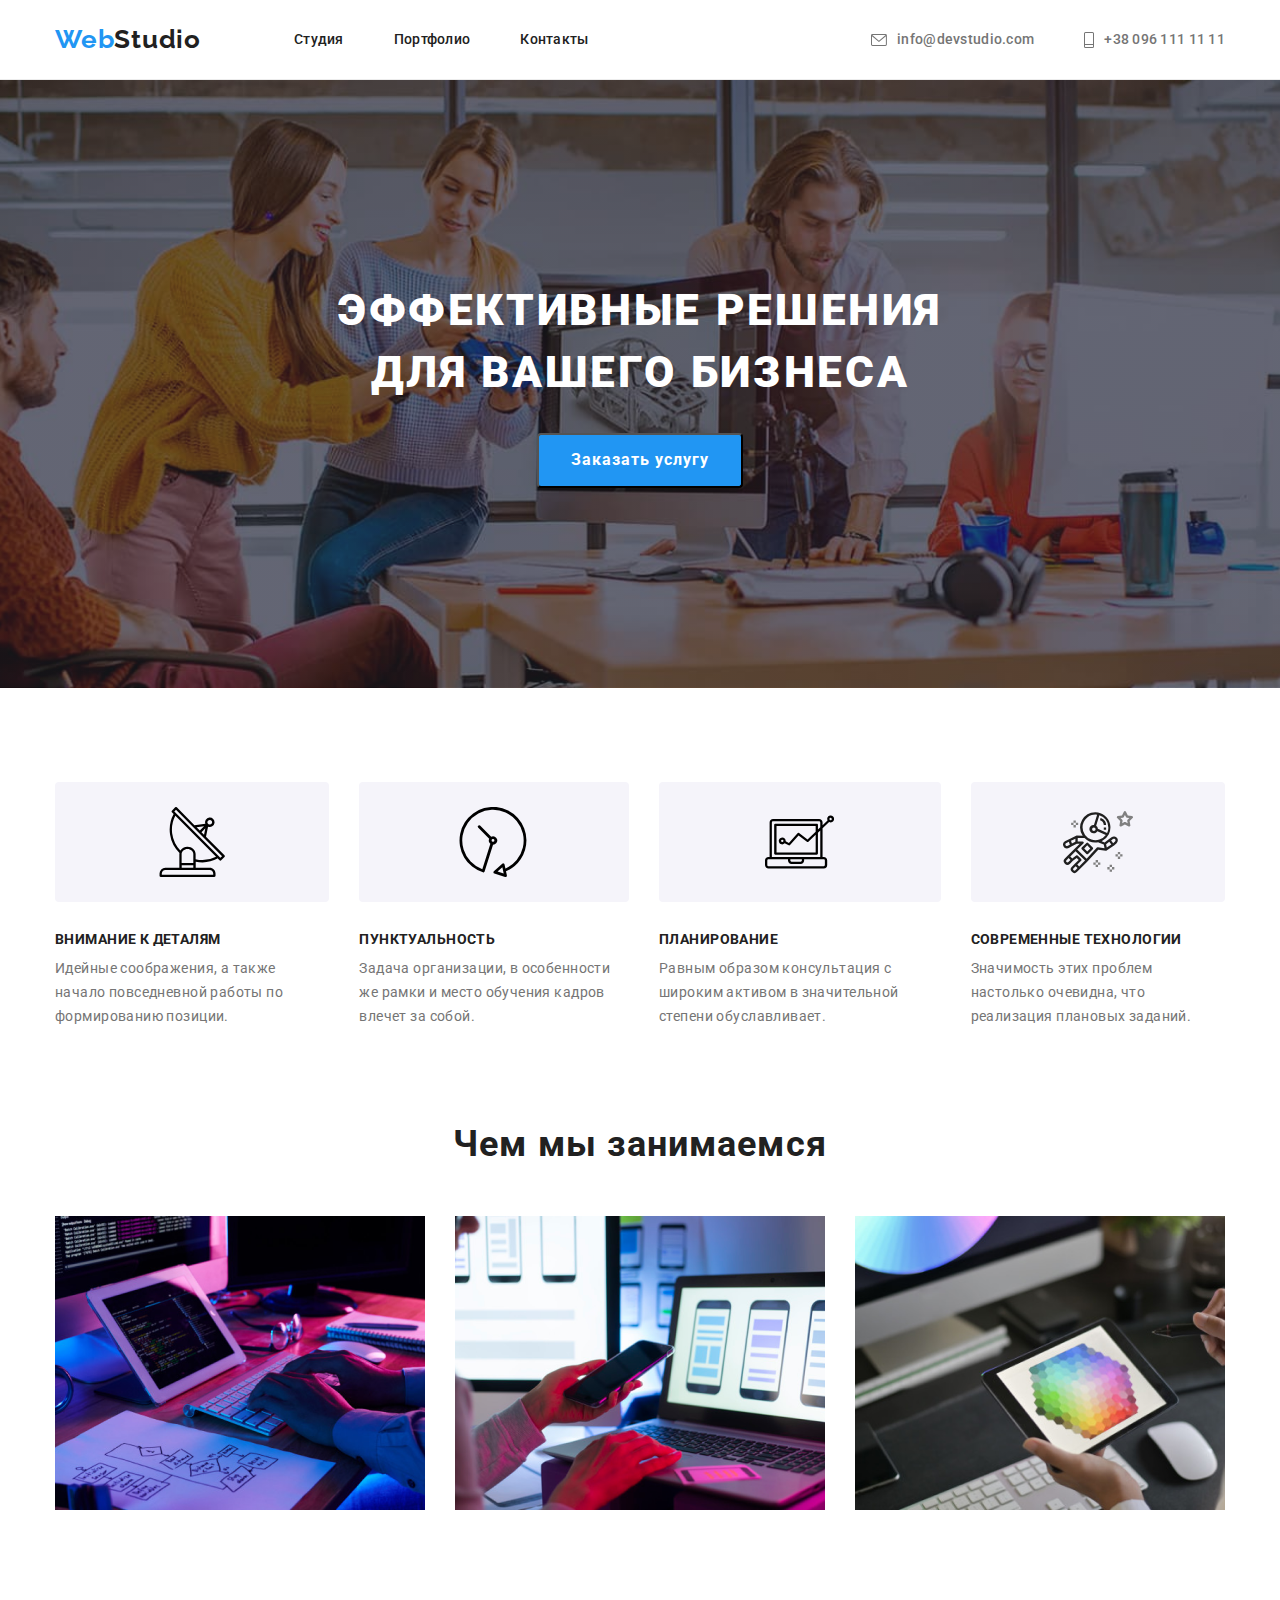
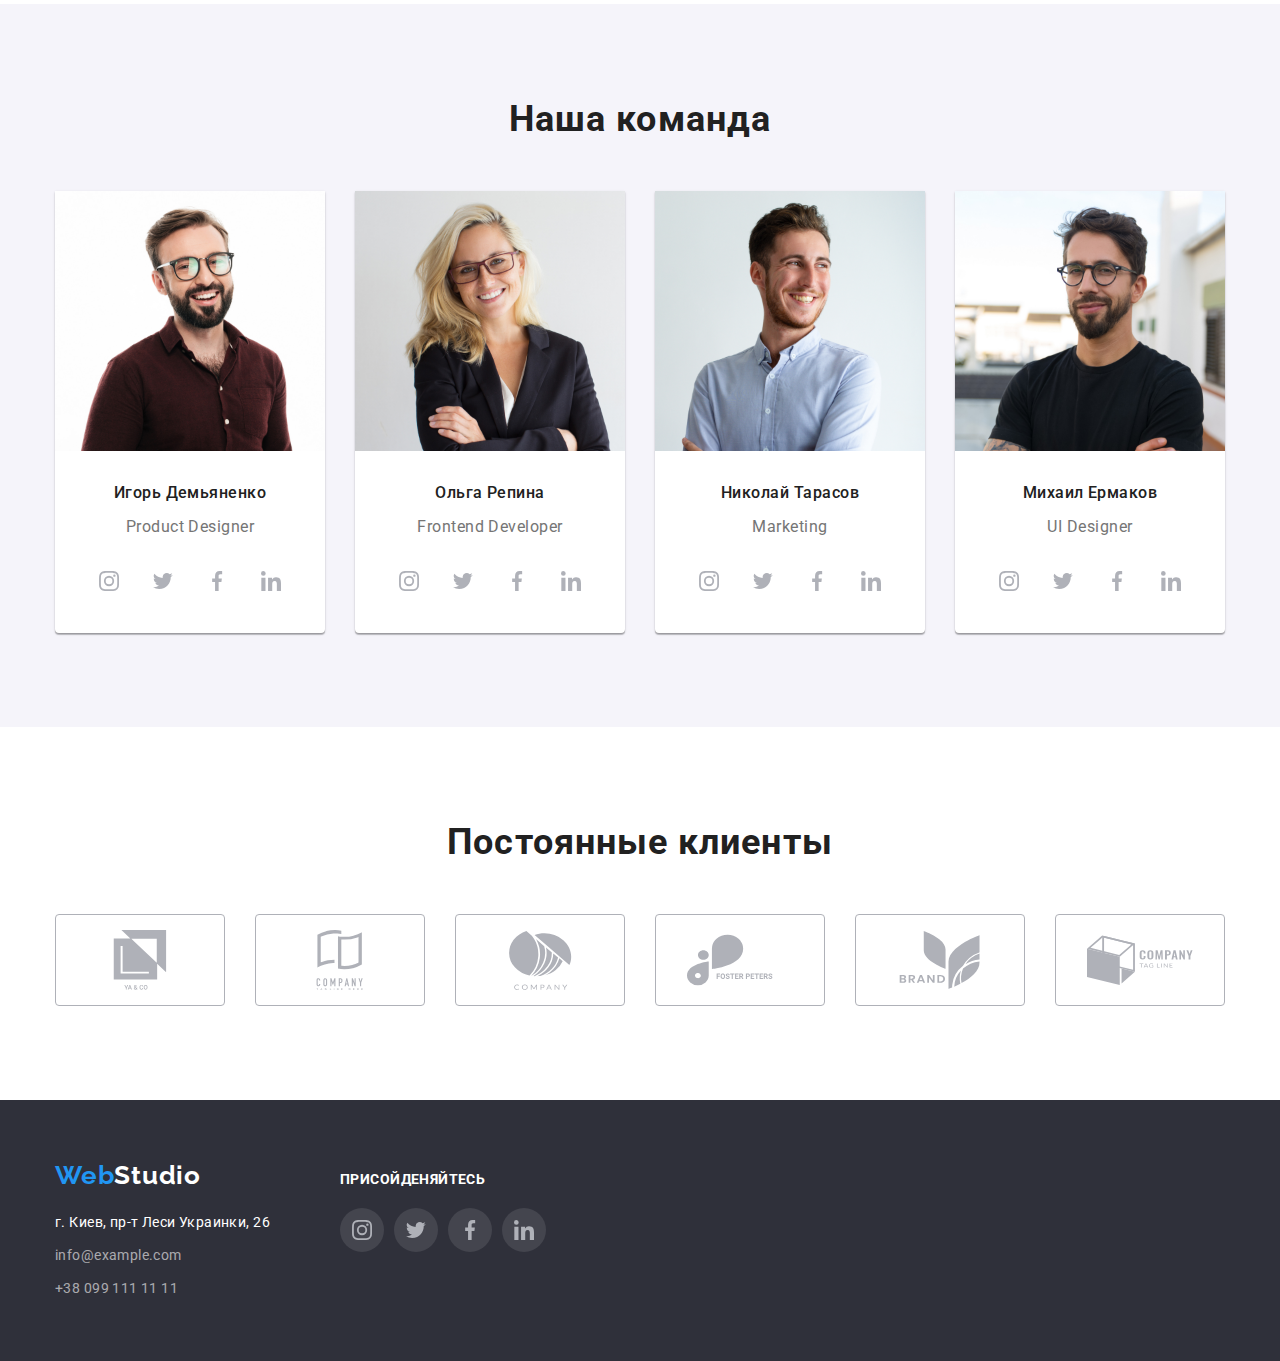
<file: index.html>
<!DOCTYPE html>
<html lang="en">
<head>
    <meta charset="UTF-8">
    <meta http-equiv="X-UA-Compatible" content="IE=edge">
    <meta name="viewport" content="width=device-width, initial-scale=1.0">
    <title>WebStudio</title>
    <link href="https://fonts.googleapis.com/css2?family=Raleway:wght@700&family=Roboto:wght@400;500;700;900&display=swap" rel="stylesheet">
    <link rel="stylesheet" href="https://cdnjs.cloudflare.com/ajax/libs/modern-normalize/1.1.0/modern-normalize.min.css">
    <link rel="stylesheet" href="./css/style.css">
</head>
<body>
    <!-- Шапка сайта -->
    
    <header class="page-header">
        <div class="container header-container">
        <nav class="main-nav">
        
            <a href="./index.html" class="logo"><span class="logo-web">Web</span>Studio</a>
            
            <ul class="site-nav">
                <li class="item"><a href="./index.html" class="link"><span class="studio">Студия</span></a></li>
                <li class="item"><a href="./portfolio.html" class="link"><span class="portfolio">Портфолио</span></a></li>
                <li class="item"><a href="./index.html" class="link"><span class="contacts">Контакты</span></a></li>
            </ul>
        </nav>
           
                <ul class="site-contacts">
                    <li class="item">
                                                
                        <a class="link" href="mailto:info@devstudio.com">
                            <svg class="site-contacts-svg" width="16px" height="12px">
                                <use href="./images/sprite1.svg#icon-mail"></use>
                            </svg>   
                            info@devstudio.com</a></li>
                    <li class="item"><a class="link" href="tel:+380961111111">
                             <svg class="site-contacts-svg" width="10px" height="16px">
                            <use href="./images/sprite1.svg#icon-phone"></use>
                            </svg>   
                            +38 096 111 11 11</a></li>
                </ul>
            
        </div>
    </header>



    <!-- Главный контент -->
    <main>
    <!-- Решения для бизнеса -->
        <section class="main-service">
           <div class="container">
            <h1 class="main-service-title">Эффективные решения<br>для вашего бизнеса</h1>
            <button type="button" class="button">Заказать услугу</button>
           </div>
        </section>
    <!-- Преймущества -->
    <section class="section benefits">
        <div class="container">
            <h2 class="benefits-title visually-hidden">Наши преймущества</h2>
            <ul class="benefits-list">
                <li class="benefits-item">
                    <div class="benefits-container">
                        <svg class="benefits-icon">
                            <use href="./images/sprite1.svg#icon-satellite"></use>
                        </svg>
                    </div>
                    <h3 class="benefits-subtitle">Внимание к деталям</h3>
                    <p class="benefits-text">Идейные соображения, а также начало повседневной работы по формированию позиции.</p>
                </li>
    
                <li class="benefits-item">
                    <div class="benefits-container">
                        <svg class="benefits-icon">
                            <use href="./images/sprite1.svg#icon-clock"></use>
                        </svg>
                    </div>
                    <h3 class="benefits-subtitle">Пунктуальность</h3>
                    <p class="benefits-text">Задача организации, в особенности же рамки и место обучения кадров влечет за собой.</p>
                </li>
    
                <li class="benefits-item">
                    <div class="benefits-container">
                        <svg class="benefits-icon">
                            <use href="./images/sprite1.svg#icon-laptop"></use>
                        </svg>
                    </div>
                    <h3 class="benefits-subtitle">Планирование</h3>
                    <p class="benefits-text">Равным образом консультация с широким активом в значительной степени обуславливает.</p>
                </li >
    
                <li class="benefits-item">
                    <div class="benefits-container">
                        <svg class="benefits-icon">
                            <use href="./images/sprite1.svg#icon-astronaut"></use>
                        </svg>
                    </div>
                    <h3 class="benefits-subtitle">Современные технологии</h3>
                    <p class="benefits-text">Значимость этих проблем настолько очевидна, что реализация плановых заданий.</p>
                </li>
            </ul>    
        </div>
    </section>
    <!-- Чем мы занимаемся -->
    <section class="section occupation-section">
      <div class="container">
        <h2 class="occupation-title">Чем мы занимаемся</h2>
        <ul class="occupation-images">
            <li class="item"> <img src="./images/first-img.jpg" alt="first image" width="370" height="294"></li>
            <li class="item"> <img src="./images/second-img.jpg" alt="second image" width="370" height="294"></li>
            <li class="item"> <img src="./images/third-img.jpg" alt="third image" width="370" height="294"></li>
        </ul>
      </div>
    </section>
    <!-- Наша команда -->
    <section class="section team-section">
        <div class="container">
            <h2 class="team-title">Наша команда</h2>
                <ul class="team-list">
                    <li class="team-items">
                        <img src="./images/1portrait.jpg" alt="first portrait" width="270" height="260">
                        <div class="team-item-container">
                        <h3 class="team-subtitle">Игорь Демьяненко</h3>
                        <p class="team-text">Product Designer</p>
                            <ul class="action">
                                <li class="action-item">
                                    <a class="icon-link" href="./index.html">
                                        <svg class="icon-svg" >
                                            <use href="./images/sprite1.svg#icon-instagram"></use>                                    
                                        </svg>
                                    </a>
                                </li>
                                                            
                                <li class="action-item">
                                    <a class="icon-link" href="./index.html">
                                        <svg class="icon-svg" >
                                            <use href="./images/sprite1.svg#icon-twitter"></use>                                    
                                        </svg>
                                    </a>
                                </li>                                                  
                            
                                <li class="action-item">
                                    <a class="icon-link" href="./index.html">
                                        <svg class="icon-svg" >
                                            <use href="./images/sprite1.svg#icon-facebook"></use>                                    
                                        </svg>
                                    </a>
                                </li>
                                
                                <li class="action-item">
                                    <a class="icon-link" href="./index.html">
                                        <svg class="icon-svg" >
                                            <use href="./images/sprite1.svg#icon-linkedin"></use>                                    
                                        </svg>
                                    </a>
                                </li>
                            </ul>
                            </div>             
                       
                        
        
                        <li class="team-items">
                        <img class="picture" src="./images/2portrait.jpg" alt="second portrait" width="270" height="260">
                        <div class="team-item-container">
                        <h3 class="team-subtitle">Ольга Репина</h3>
                        <p class="team-text">Frontend Developer</p>
                            <ul class="action">
                                <li class="action-item">
                                    <a class="icon-link" href="./index.html">
                                        <svg class="icon-svg" >
                                            <use href="./images/sprite1.svg#icon-instagram"></use>                                    
                                        </svg>
                                    </a>
                                </li>
                                                                                        
                                <li class="action-item">
                                    <a class="icon-link" href="./index.html">
                                        <svg class="icon-svg" >
                                            <use href="./images/sprite1.svg#icon-twitter"></use>                                    
                                        </svg>
                                    </a>
                                </li>
                                                                                        
                                <li class="action-item">
                                    <a class="icon-link" href="./index.html">
                                        <svg class="icon-svg" >
                                            <use href="./images/sprite1.svg#icon-facebook"></use>                                    
                                        </svg>
                                    </a>
                                </li>
        
                                <li class="action-item">
                                    <a class="icon-link" href="./index.html">
                                        <svg class="icon-svg" >
                                            <use href="./images/sprite1.svg#icon-linkedin"></use>
                                        </svg>
                                    </a>
                                </li>
                            </ul>
                        </div>
                        </li>
        
                    <li class="team-items">
                        <img src="./images/3portrait.jpg" alt="third portrait" width="270" height="260">
                            <div class="team-item-container">
                                <h3 class="team-subtitle">Николай Тарасов</h3>
                                <p class="team-text">Marketing</p>
                                <ul class="action">
                                    <li class="action-item">
                                        <a class="icon-link" href="./index.html">
                                            <svg class="icon-svg" >
                                                <use href="./images/sprite1.svg#icon-instagram"></use>                                    
                                            </svg>
                                        </a>
                                    </li>
                                                                                            
                                    <li class="action-item">
                                        <a class="icon-link" href="./index.html">
                                            <svg class="icon-svg" >
                                                <use href="./images/sprite1.svg#icon-twitter"></use>                                   
                                            </svg>
                                        </a>
                                    </li>
                            
                                    <li class="action-item">
                                        <a class="icon-link" href="./index.html">
                                            <svg class="icon-svg" >
                                                <use href="./images/sprite1.svg#icon-facebook"></use>                                    
                                            </svg>
                                        </a>
                                    </li>
            
                                    <li class="action-item">
                                        <a class="icon-link" href="./index.html">
                                            <svg class="icon-svg" >
                                                <use href="./images/sprite1.svg#icon-linkedin"></use>                                   
                                            </svg>
                                        </a>
                                    </li>
                                </ul>
                            </div>
                    </li>
               
                    <li class="team-items">
                        <img src="./images/4portrait.jpg" alt="fourth portrait" width="270" height="260">
                        <div class="team-item-container">
                        <h3 class="team-subtitle">Михаил Ермаков</h3>
                        <p class="team-text">UI Designer</p>
                            <ul class="action">
                                <li class="action-item">
                                    <a class="icon-link" href="./index.html">
                                        <svg class="icon-svg" >
                                            <use href="./images/sprite1.svg#icon-instagram"></use>                                    
                                        </svg>
                                    </a>
                                </li>
                                                    
                                <li class="action-item">
                                    <a class="icon-link" href="./index.html">
                                        <svg class="icon-svg" >
                                            <use href="./images/sprite1.svg#icon-twitter"></use>                                    
                                        </svg>
                                    </a>
                                </li>
                                                                                        
                                <li class="action-item">
                                    <a class="icon-link" href="./index.html">
                                        <svg class="icon-svg" >
                                            <use href="./images/sprite1.svg#icon-facebook"></use>                                    
                                        </svg>
                                    </a>
                                </li>
        
                                <li class="action-item">
                                    <a class="icon-link" href="./index.html">
                                        <svg class="icon-svg" >
                                            <use href="./images/sprite1.svg#icon-linkedin"></use>                                   
                                        </svg>
                                    </a>
                                </li>
                            </ul>
                        </div>
                       
                    </li>
                </ul>
        </div>
</section>
    <section class="section customers">
        <div class="container">
            <h2 class="customers-title">Постоянные клиенты</h2>
        <ul class="customers-list">
            <li class="item">
                <a href="./index.html" class="customers-link">
                    <svg class="customers-svg" width="106px" height="60px">
                        <use href="./images/sprite1.svg#icon-yaco"></use>
                    </svg>
                </a>
            </li>
            <li class="item">
                <a href="" class="customers-link">
                    <svg class="customers-svg" width="106px" height="60px">
                        <use href="./images/sprite1.svg#icon-company2"></use>
                    </svg>
                </a>
            </li> 
            <li class="item">
                <a href="" class="customers-link">
                    <svg class="customers-svg" width="106px" height="60px">
                        <use href="./images/sprite1.svg#icon-company"></use>
                    </svg>
                </a>
            </li> 
            <li class="item">
                <a href="" class="customers-link">
                    <svg class="customers-svg" width="106px" height="60px">
                        <use href="./images/sprite1.svg#icon-foster"></use>
                    </svg>
                </a>
            </li> 
            <li class="item">
                <a href="" class="customers-link">
                    <svg class="customers-svg" width="106px" height="60px">
                        <use href="./images/sprite1.svg#icon-brand"></use>
                    </svg>
                </a>
            </li> 
            <li class="item">
                <a href="" class="customers-link">
                    <svg class="customers-svg" width="106px" height="60px">
                      <use href="./images/sprite1.svg#icon-company3"></use>
                    </svg>
               </a>
            </li>
        </ul>
        </div>
    </section>
        
    </main>

    <!-- Футер -->
    <footer>
        <div class="container cont">
            
            
           <div class="footer-container">
            <a href="./index.html" class="logo-footer"><span class="logo-web">Web</span>Studio</a>
            <address class="address">
                <ul class="address-list">
                    <li class="item">
                        <a href="https://www.google.com.ua/maps" class="maps">г. Киев, пр-т Леси Украинки, 26</a>
                    </li>
    
                    <li class="item">
                        <a href="mailto:info@example.com" class="contact">info@example.com</a>
                    </li>
    
                    <li class="item">
                        <a href="tel:+380991111111" class="contact">+38 099 111 11 11</a>
                    </li>
                </ul>
                </address>
           </div>
           <div class="footer-social-networks">
            <h3 class="social-networks-title">Присойденяйтесь</h3>
            <ul class="footer-action">
                <li class="footer-item">
                    <a class="footer-link" href="./index.html">
                        <svg class="icon-svg" >
                            <use href="./images/sprite1.svg#icon-instagram"></use>                                    
                        </svg>
                    </a>
                </li>
                                    
                <li class="footer-item">
                    <a class="footer-link" href="./index.html">
                        <svg class="icon-svg" >
                            <use href="./images/sprite1.svg#icon-twitter"></use>                                    
                        </svg>
                    </a>
                </li>
                                                                        
                <li class="footer-item">
                    <a class="footer-link" href="./index.html">
                        <svg class="icon-svg" >
                            <use href="./images/sprite1.svg#icon-facebook"></use>                                    
                        </svg>
                    </a>
                </li>

                <li class="footer-item">
                    <a class="footer-link" href="./index.html">
                        <svg class="icon-svg" >
                            <use href="./images/sprite1.svg#icon-linkedin"></use>                                   
                        </svg>
                    </a>
                </li>
            </ul>
    
        </div>
        </div>
        
    </footer>
</body>
</html>
</file>
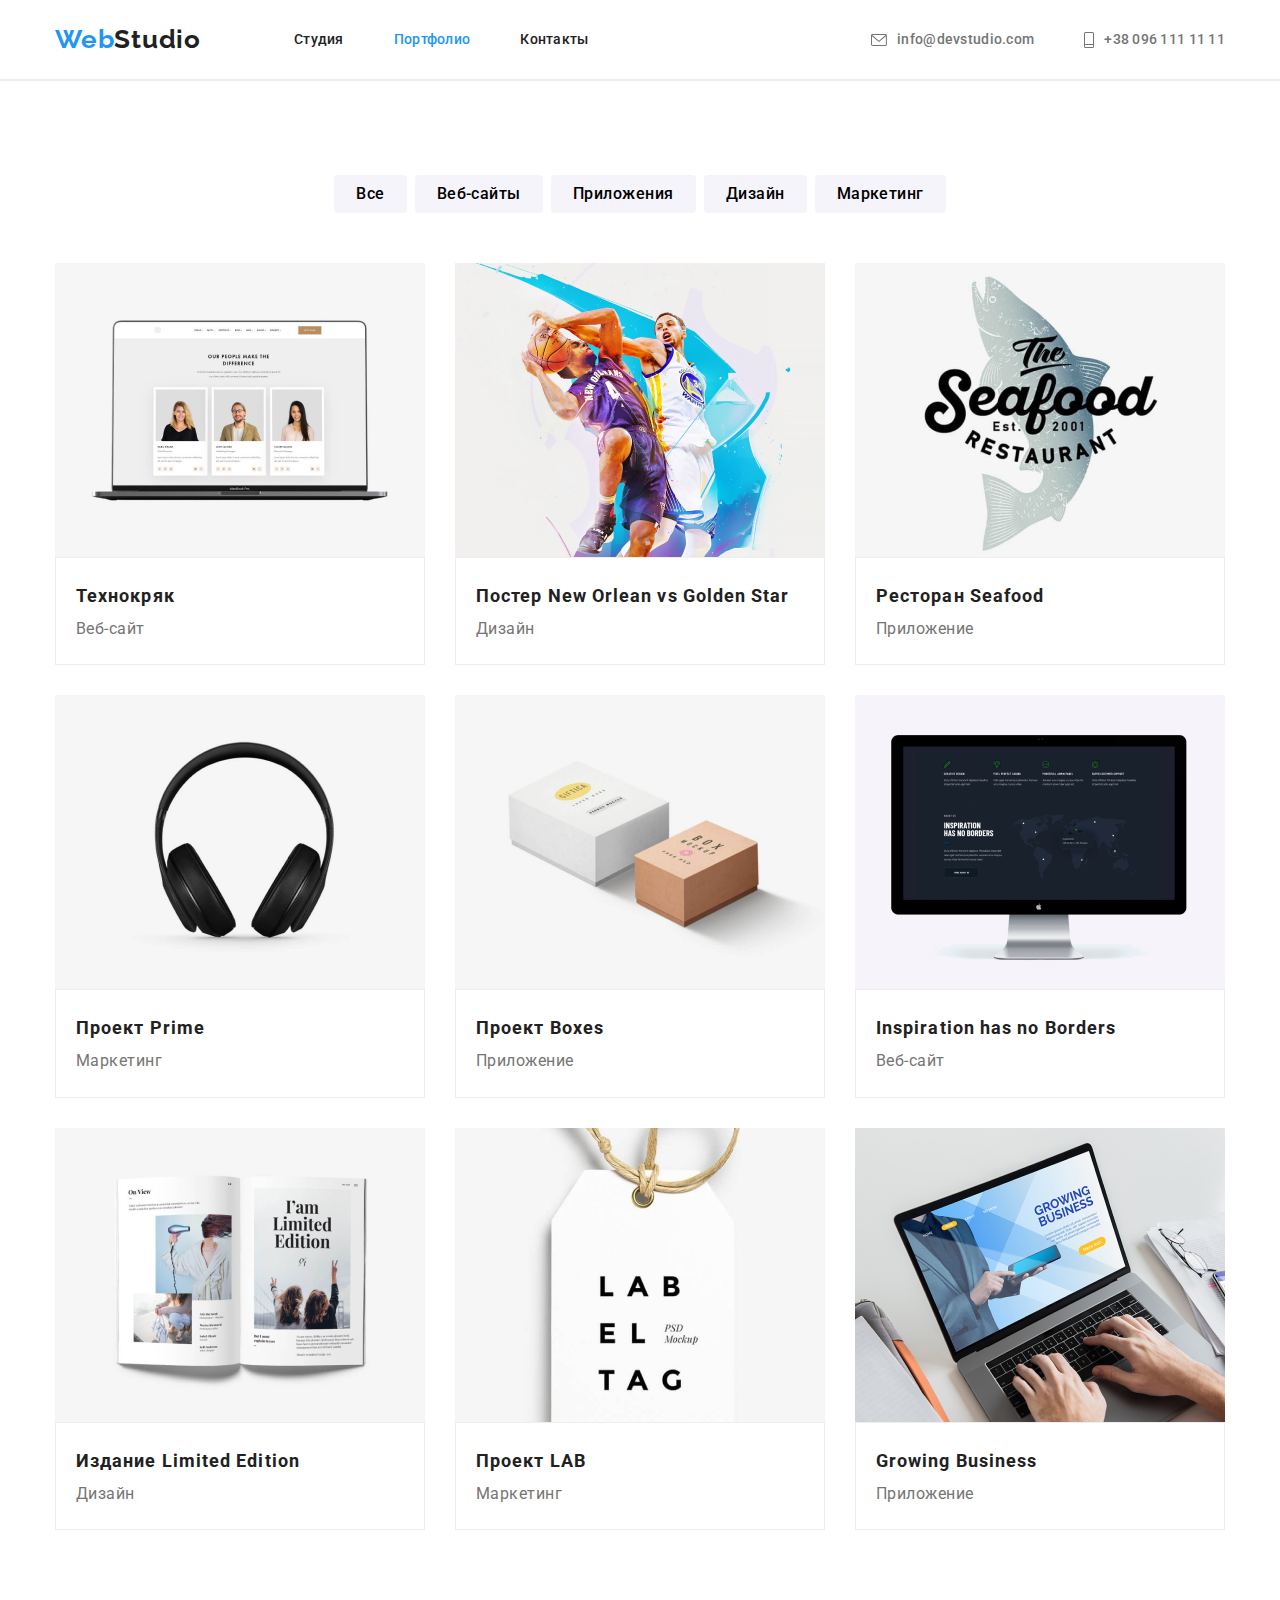
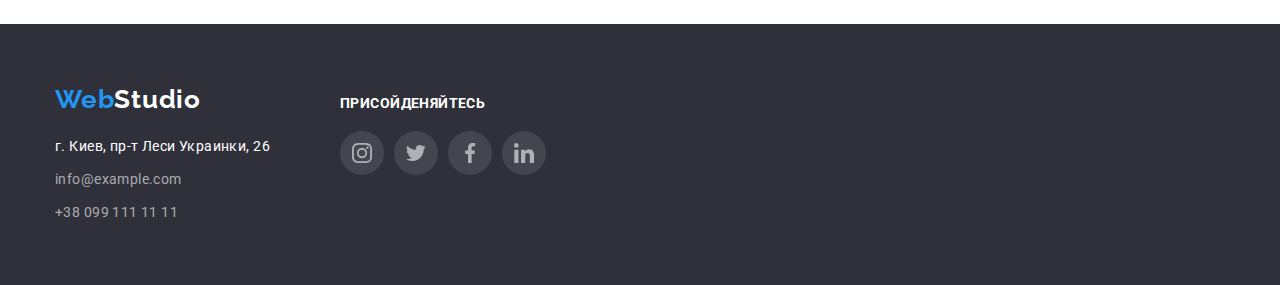
<file: portfolio.html>
<!DOCTYPE html>
<html lang="en">
<head>
    <meta charset="UTF-8">
    <meta http-equiv="X-UA-Compatible" content="IE=edge">
    <meta name="viewport" content="width=device-width, initial-scale=1.0">
    <title>Portfolio</title>
    <link href="https://fonts.googleapis.com/css2?family=Raleway:wght@700&family=Roboto:wght@400;500;700;900&display=swap" rel="stylesheet">
    <link rel="stylesheet" href="https://cdnjs.cloudflare.com/ajax/libs/modern-normalize/1.1.0/modern-normalize.min.css">
    <link rel="stylesheet" href="./css/style.css">
</head>
<body>
    <!-- Шапка -->
    <header class="page-header">
        <div class="container header-container">
            <nav class="main-nav">
            
                <a href="./index.html" class="logo"><span class="logo-web">Web</span>Studio</a>
                
                <ul class="site-nav">
                    <li class="item"><a href="./index.html" class="link">Студия</a></li>
                    <li class="item"><a href="./portfolio.html" class="link current">Портфолио</a></li>
                    <li class="item"><a href="./index.html" class="link">Контакты</a></li>
                </ul>
            </nav>
            <ul class="site-contacts">
                <li class="item">
                                            
                    <a class="link" href="mailto:info@devstudio.com">
                        <svg class="site-contacts-svg" width="16px" height="12px">
                            <use href="./images/sprite1.svg#icon-mail"></use>
                        </svg>   
                        info@devstudio.com</a></li>
                <li class="item"><a class="link" href="tel:+380961111111">
                         <svg class="site-contacts-svg" width="10px" height="16px">
                        <use href="./images/sprite1.svg#icon-phone"></use>
                        </svg>   
                        +38 096 111 11 11</a></li>
            </ul>
            </div>     
    </header>
    <!-- Главный контент -->
<main>
    <section class="section all-services-section">
       <div class="container">
        <h1 class="all-services-title visually-hidden">Сервисы</h1>
        <ul class="button-list">
                <li class="button-item"><button type="button" class="all-services-button current"><span class="button-text">Все</span></button></li>
                <li class="button-item"><button type="button" class="all-services-button"><span class="button-text">Веб-сайты</span></button></li>
                <li class="button-item"><button type="button" class="all-services-button"><span class="button-text">Приложения</span></button></li>
                <li class="button-item"><button type="button" class="all-services-button"><span class="button-text">Дизайн</span></button></li>
                <li class="button-item"><button type="button" class="all-services-button"><span class="button-text">Маркетинг</span></button></li>
        </ul>
        <ul class="website-list">
            <li class="item">
                <a href="" class="web-site-link">
                        <img src="./images/portfolio-techno.jpg" width="370" height="294" alt="techno">
                        <div class="web-list-container">
                            <h2 class="website-list-title">Технокряк</h2>
                            <p class="website-list-text">Веб-сайт</p>
                        </div>
                </a>
            </li>
            <li class="item">
               <a href="" class="web-site-link">
                        <img src="./images/portfolio-poster.jpg" width="370" height="294" alt="poster">
                        <div class="web-list-container">
                            <h2 class="website-list-title">Постер New Orlean vs Golden Star</h2>
                            <p class="website-list-text">Дизайн</p>
                        </div>
               </a>
            </li>
            <li class="item">
               <a href="" class="web-site-link">
                        <img src="./images/portfolio-seafood.jpg" width="370" height="294" alt="seafood">
                        <div class="web-list-container">
                            <h2 class="website-list-title">Ресторан Seafood</h2>
                            <p class="website-list-text">Приложение</p>
                        </div>
               </a>
            </li>
            <li class="item">
                <a href="" class="web-site-link">
                        <img src="./images/portfolio-prime.jpg" width="370" height="294" alt="prime">
                        <div class="web-list-container">
                            <h2 class="website-list-title">Проект Prime</h2>
                            <p class="website-list-text">Маркетинг</p>
                        </div>
                </a>
            </li>
            <li class="item">
                <a href="" class="web-site-link">
                        <img src="./images/portfolio-boxes.jpg" width="370" height="294" alt="boxes">
                        <div class="web-list-container">
                            <h2 class="website-list-title">Проект Boxes</h2>
                            <p class="website-list-text">Приложение</p>
                        </div>
                </a>
            </li>
            <li class="item">
                <a href="" class="web-site-link">
                        <img src="./images/portfolio-inspiration.jpg" width="370" height="294" alt="inspiration">
                        <div class="web-list-container">
                            <h2 class="website-list-title">Inspiration has no Borders</h2>
                            <p class="website-list-text">Веб-сайт</p>
                        </div>
                </a>
            </li>
            <li class="item">
                <a href="" class="web-site-link">
                        <img src="./images/portfolio-edition.jpg" width="370" height="294" alt="edition">
                        <div class="web-list-container">
                            <h2 class="website-list-title">Издание Limited Edition</h2>
                            <p class="website-list-text">Дизайн</p>
                        </div>
                </a>
            </li>
            <li class="item">
                <a href="" class="web-site-link">
                        <img src="./images/portfolio-lab.jpg" width="370" height="294" alt="lab">
                        <div class="web-list-container">
                            <h2 class="website-list-title">Проект LAB</h2>
                            <p class="website-list-text">Маркетинг</p>
                        </div>
                </a>
            </li>
            <li class="item">
                <a href="" class="web-site-link">
                        <img src="./images/portfolio-business.jpg" width="370" height="294" alt="business">
                        <div class="web-list-container">
                            <h2 class="website-list-title">Growing Business</h2>
                            <p class="website-list-text">Приложение</p>
                        </div>
                </a>
            </li>
           

        </ul>
       </div>
    </section>
</main>
 <!-- Футер -->
 <footer>
    <div class="container cont">
            
            
        <div class="footer-container">
         <a href="./index.html" class="logo-footer"><span class="logo-web">Web</span>Studio</a>
         <address class="address">
             <ul class="address-list">
                 <li class="item">
                     <a href="https://www.google.com.ua/maps" class="maps">г. Киев, пр-т Леси Украинки, 26</a>
                 </li>
 
                 <li class="item">
                     <a href="mailto:info@example.com" class="contact">info@example.com</a>
                 </li>
 
                 <li class="item">
                     <a href="tel:+380991111111" class="contact">+38 099 111 11 11</a>
                 </li>
             </ul>
             </address>
        </div>
        <div class="footer-social-networks">
            <h3 class="social-networks-title">Присойденяйтесь</h3>
            <ul class="footer-action">
                <li class="footer-item">
                    <a class="footer-link" href="./index.html">
                        <svg class="icon-svg" >
                            <use href="./images/sprite1.svg#icon-instagram"></use>                                    
                        </svg>
                    </a>
                </li>
                                    
                <li class="footer-item">
                    <a class="footer-link" href="./index.html">
                        <svg class="icon-svg" >
                            <use href="./images/sprite1.svg#icon-twitter"></use>                                    
                        </svg>
                    </a>
                </li>
                                                                        
                <li class="footer-item">
                    <a class="footer-link" href="./index.html">
                        <svg class="icon-svg" >
                            <use href="./images/sprite1.svg#icon-facebook"></use>                                    
                        </svg>
                    </a>
                </li>

                <li class="footer-item">
                    <a class="footer-link" href="./index.html">
                        <svg class="icon-svg" >
                            <use href="./images/sprite1.svg#icon-linkedin"></use>                                   
                        </svg>
                    </a>
                </li>
            </ul>
   
        </div>
     </div>
    </footer>
</body>
</html>
</file>
<file: css/style.css>
body {
    font-family: Roboto;
    color: var(--main-text-color); 
}

li{
    list-style: none;
    padding: 0;
    margin: 0;
}
ul{
    padding: 0;
    margin: 0;
    list-style: none;
}
img{
    display: block;
    max-width: 100%;
    height: auto;
}
h1,h2,h3,p{
    margin: 0;
}
:root {
    --main-text-color: #212121;
    --brand-color: #757575;
    --link-color: #2196F3;
    --main-bg-color: #FFFFFF;
    --footer-bg-color: #2F303A;
    --team-section-bg-color: #F5F4FA;
    --customers-fill-color: #AFB1B8;
}
*::before,::after{
    box-sizing: border-box;
}
.visually-hidden{ 
    position: absolute; 
    width: 1px; height: 1px; 
    margin: -1px;
    border: 0;
    padding: 0;
    white-space: nowrap;  
    clip-path: inset(100%);
    clip: rect(0 0 0 0); overflow: hidden;
  }



 


/* Шапка сайта */


.page-header{
    background: var(--main-bg-color);   
    border-bottom: 1px solid #ECECEC;  
    
   
    
}



.logo {
    font-family: Raleway;
    font-weight: bold;
    font-size: 26px;
    line-height: 1.2;
    letter-spacing: 0.03em;
    text-decoration: none;
    color: var(--main-text-color);
    
    display: flex;
    align-items: center;
    padding-top: 24px;
    padding-bottom: 24px;
}

.logo-web {
    color: var(--link-color);
}

.main-nav{
    display: flex;
    align-items: center;
    justify-content: space-between;
    
}
.header-container{
    display: flex;
    align-items: center;
    justify-content: space-between;
   
}

    /* Навигация */

.site-nav{

    font-weight: 500;
    font-size: 14px;
    line-height: 1.1;
    letter-spacing: 0.02em;
    
    display: flex;
    margin-left: 93px;
    
}

.site-nav .link{
    list-style: none;
    text-decoration: none;
    color: var(--main-text-color);
   
    display: block;
    padding-bottom: 21px;
    padding-top: 21px;
}

.site-nav .item{
    margin-right: 50px;
}

.site-nav .item:last-child{
    margin-right: 0;
}

.site-nav .link:hover,
.site-nav .link:focus{
    color: var(--link-color);
}

    /* Контакты */

.site-contacts{
    display: flex;
    align-items: center;
    margin-left: auto;
    
    
}

.site-contacts .item + .item{
    margin-left: 50px;
}

.site-contacts .link{
    font-weight: 500;
    font-size: 14px;
    line-height: 1.1;
    letter-spacing: 0.02em;
    text-decoration: none;
    color: var(--brand-color);
    display: flex;
    align-items: center;
}

.site-contacts .link:hover,
.site-contacts .link:focus{
    color: var(--link-color);
    fill: var(--link-color);
}

.site-contacts-svg{
    margin-right: 10px;
    fill: currentColor; 
    padding: 0;
}


/* Футер */

footer{
    background: var(--footer-bg-color);
    padding-top: 60px;
    padding-bottom: 60px;
    
    
}

.logo-footer{
    font-family: Raleway;
    font-weight: bold;
    font-size: 26px;
    line-height: 1.2;
    letter-spacing: 0.03em;
    text-decoration: none;
    color: var(--main-bg-color);
    
   display: block;
   margin-bottom: 20px;
}

.address a{
    text-decoration: none;
    font-weight: normal;
    font-size: 14px;
    line-height: 1.7;
    letter-spacing: 0.03em;
    
    margin-top: 0;
    margin-bottom: 0;
}

.address .maps{
    color: var(--main-bg-color);
    font-style: normal;
    font-weight: normal;
    font-size: 14px;
    line-height: 1.7;
    letter-spacing: 0.03em;
    
    margin-bottom: 9px;
}

.address .contact{
    color: rgba(255, 255, 255, 0.6);
    text-decoration: none;
    font-style: normal;
    font-weight: normal;
    font-size: 14px;
    line-height: 1.7;
    letter-spacing: 0.03em;
}

.address .item{
    margin-bottom: 9px;
}
.address .item:last-child{
    margin-bottom: 0;
}

.address-list{
    margin: 0;
    display: block;
}

.address .contact:hover,
.address .contact:focus {
    color: var(--link-color);
}

.footer-social-networks{
    /* outline: 2px solid tomato; */
    fill: var(--main-bg-color);
    
   
  
}
.address{
    display: block;


}
.footer-action{
    display: flex;
    
}
.social-networks-title{
    font-weight: bold;
    font-size: 14px;
    line-height: 1.1;
    letter-spacing: 0.03em;
    text-transform: uppercase;
    color: var(--main-bg-color);

    margin-bottom: 20px;
}
.cont{
    align-items: baseline;
    display: flex;
}
.footer-container{
    /* outline: 1px solid teal; */
    margin-right: 70px;
}
.footer-item{
    width: 44px;
    height: 44px;
}
.footer-item:not(:last-child){
    margin-right: 10px;
}
.footer-link{
    width: 100%;
    height: 100%;
    border-radius: 50%;
    display: flex;
    color: var(--customers-fill-color);
    align-items: center;
    justify-content: center;
    background: rgba(255, 255, 255, 0.1);
}
.footer-link:hover,
.footer-link:focus{
    color: #FFFFFF;
    background: #2196F3;
}



/* ! Основной контент ! */

.section{
    padding-top: 94px;
    padding-bottom: 94px;
}

.main-service{
    background-color: #2F303A;
    text-align: center;
    padding-top: 200px;
    padding-bottom: 200px;
    background-image: linear-gradient(
        to right,
        rgba(47, 48, 58, 0.4),
        rgba(47, 48, 58, 0.4)
        ), url('../images/hero.jpg'); 
    background-position: center;
    background-size: cover;
    background-repeat: no-repeat;
    max-width: 1600px;
    margin-left: auto;
    margin-right: auto;

    
}

.main-service-title{
    color: var(--main-bg-color);
    font-weight: 900;
    font-size: 44px;
    line-height: 1.4;
    letter-spacing: 0.06em;
    text-transform: uppercase;
    
    
    margin-top: 0;
}

.main-service .button{
    background: var(--link-color);
    box-shadow: 0px 4px 4px rgba(0, 0, 0, 0.15);
    border-radius: 4px;
    cursor: pointer;

    margin-top: 30px;
    font-weight: bold;
    font-size: 16px;
    line-height: 1.9;
    letter-spacing: 0.06em;
    color: var(--main-bg-color);
    padding: 10px 32px;
    text-align: center;
}

  /*  Преймущества  */


.benefits-title{
    font-weight: bold;
    font-size: 36px;
    line-height: 42px;
    letter-spacing: 0.03em;
    text-transform: uppercase;
    color: var(--main-text-color);

    text-align: center;
    margin-top: 0;
}

.benefits-subtitle{
    font-weight: bold;
    font-size: 14px;
    line-height: 1.1;
    letter-spacing: 0.03em;
    text-transform: uppercase;
    color: var(--main-text-color);

    margin-bottom: 10px;
    
}

.benefits-text{
    font-weight: normal;
    font-size: 14px;
    line-height: 1.7;
    letter-spacing: 0.03em;
    color: var(--brand-color);

    text-align: left;
    margin: 0;
    padding: 0;
}

.benefits-items{
    display: flex;
    margin-bottom: 94px;
}

.benefits-items .item{
    margin-right: 30px;
}
.benefits-items .item:last-child{
    margin-right: 0;
}

.benefits-list{
    display: flex;
    
}

.benefits-item:not(:last-child){
    margin-right: 30px; 
    
}
 
.benefits-icon{
    height: 70px;
    width: 70px;
}
.benefits-container{
    border-radius: 4px;
    height: 120px;
    display: flex;
    align-items: center;
    justify-content: center;
    background-color: #F5F4FA;
    margin-bottom: 30px;
}



/*  Occupation section  */

.occupation-section {
    padding-top: 0;
}

.occupation-title{
    font-weight: bold;
    font-size: 36px;
    line-height: 1.2;
    letter-spacing: 0.03em;
    color: var(--main-text-color);

    text-align: center;
    margin-bottom: 50px;
    margin-top: 0;
    
}

.occupation-images{
    display: flex;
    justify-content: center;
    padding-bottom: 94px;
    padding: 0;
    margin: 0;
}

.occupation-images .item{
    margin-right: 30px;
}

.occupation-images .item:last-child{
    margin-right: 0;
}


  /*  Team  */

.team-section{
    background: var(--team-section-bg-color);
    
}

.team-title{
    font-weight: bold;
    font-size: 36px;
    line-height: 1.2;
    letter-spacing: 0.03em;
    color: var(--main-text-color);

    margin-bottom: 50px;
    text-align: center;
    
}

.team-subtitle{
    font-weight: 500;
    font-size: 16px;
    line-height: 1.5;
    letter-spacing: 0.03em;
    color: var(--main-text-color);

    text-align: center;
    margin-bottom: 10px;
}

.team-text{
    font-weight: normal;
    font-size: 16px;
    line-height: 1.5;
    letter-spacing: 0.03em;
    color: var(--brand-color);

    text-align: center;
   
}

.team-items{
    background: var(--main-bg-color);
    box-shadow: 0px 1px 3px rgba(0, 0, 0, 0.12), 0px 1px 1px rgba(0, 0, 0, 0.14), 0px 2px 1px rgba(0, 0, 0, 0.2);
    border-radius: 0px 0px 4px 4px;
    width: 270px;

    margin-right: 30px;
}

.team-items:last-child {
    margin-right: 0;
}

.team-list{
    display: flex;
    justify-content: center;
    flex-direction: row;
    margin: 0;
    padding: 0;
}
.team-item-container{
    padding-top: 30px;
    padding-bottom: 30px;
}

    /* Постоянные клиенты */


.customers-title{
    font-weight: bold;
    font-size: 36px;
    line-height: 1.2;
    text-align: center;
    letter-spacing: 0.03em;
    color: #212121;

    margin-bottom: 50px;
    
}



.customers-list .item{
    display: flex;
    margin-right: 30px;
}

.customers-list .item:last-child{
    margin-right: 0;
}

.customers-list{
    display: flex;
}

.customers-link{
    fill: var(--customers-fill-color);
    width: 170px;
    height: 92px;
    border-radius: 4px;
    border: 1px solid #AFB1B8;

    display: flex;
    justify-content: center;
    align-items: center;
}
.customers-link:hover,
.customers-link:focus {
    fill: var(--link-color);
    border: 1px solid var(--link-color);
}





    /* ! Портфолио ! */



.site-nav .link.current{
    color: var(--link-color);
}

  /* Main content */
.all-services-section{
    border-top: 1px solid #ECECEC ;;
}
.all-services-button{
    border: transparent;
    padding: 6px 22px;
    background: #F5F4FA;
    border-radius: 4px;
    cursor: pointer;
   

}
.button-item{
    margin-right: 8px;
}
.button-item:last-child{
    margin-right: 0;
}


.button-text{
    font-weight: 500;
    font-size: 16px;
    line-height: 1.6;
    letter-spacing: 0.03em;
    text-align: center;
}

.all-services-title{
    font-weight: bold;
    font-size: 36px;
    line-height: 1.2;
    letter-spacing: 0.03em;
    color: var(--main-text-color);
    display: none;
    text-align: center;
    margin-top: auto;
    
}

.all-services-button:hover,
.all-services-button:focus {
    background: var(--link-color);
    box-shadow: 0px 3px 1px rgba(0, 0, 0, 0.1), 0px 1px 2px rgba(0, 0, 0, 0.08), 0px 2px 2px rgba(0, 0, 0, 0.12);
    color: var(--main-bg-color);
}

.button-list{
    display: flex;
    justify-content: center;
    margin-bottom: 50px;
}




/* Website-list */

.website-list-title{
    font-weight: bold;
    font-size: 18px;
    line-height: 2;
    letter-spacing: 0.06em;
    color: var(--main-text-color);
}

.website-list-text{
    font-weight: normal;
    font-size: 16px;
    line-height: 1.9;
    letter-spacing: 0.03em;
    color: var(--brand-color);
}

.website-list .item{
    width: 370px;
    box-sizing: border-box;
    margin-right: 30px;
    margin-bottom: 30px;
}
.web-site-link{
    text-decoration: none;
}
.web-site-link:hover,
.web-site-link:focus{
    display: block;
    box-shadow: 0px 1px 1px rgba(0, 0, 0, 0.12), 0px 4px 4px rgba(0, 0, 0, 0.06), 1px 4px 6px rgba(0, 0, 0, 0.16);
}

.website-list{
    display: flex;
    flex-wrap: wrap;
    

}
.website-list .item:nth-child(3n){
    margin-right: 0;
}
.website-list .item:nth-last-child(-n + 3){
    margin-bottom: 0;
    
}
.web-list-container{
    border: 1px solid #EEEEEE;
    padding-top: 20px;
    padding-bottom: 20px;
    padding-right: 24px;
    padding-left: 20px;

}


.container{
   
    margin-left: auto;
    margin-right: auto;
    padding-right: 15px;
    padding-left: 15px;
    width: 1200px;
    
}

/* Actions */

.action{
    display: flex;
    justify-content: center;
    align-items: center;
    margin-top: 20px;
}
.action-item{
    height: 44px;
    width: 44px;
}
.action-item:not(:last-child){
    margin-right: 10px;
}
.icon-link{
    width: 100%;
    height: 100%;
    border-radius: 50%;
    display: flex;
    color: var(--customers-fill-color);
    align-items: center;
    justify-content: center;
   
}
.icon-link:hover{
    color: #FFFFFF;
    background: #2196F3;
}
.icon-svg{
    width: 20px;
    height: 20px;
    fill: currentColor;
}
</file>
